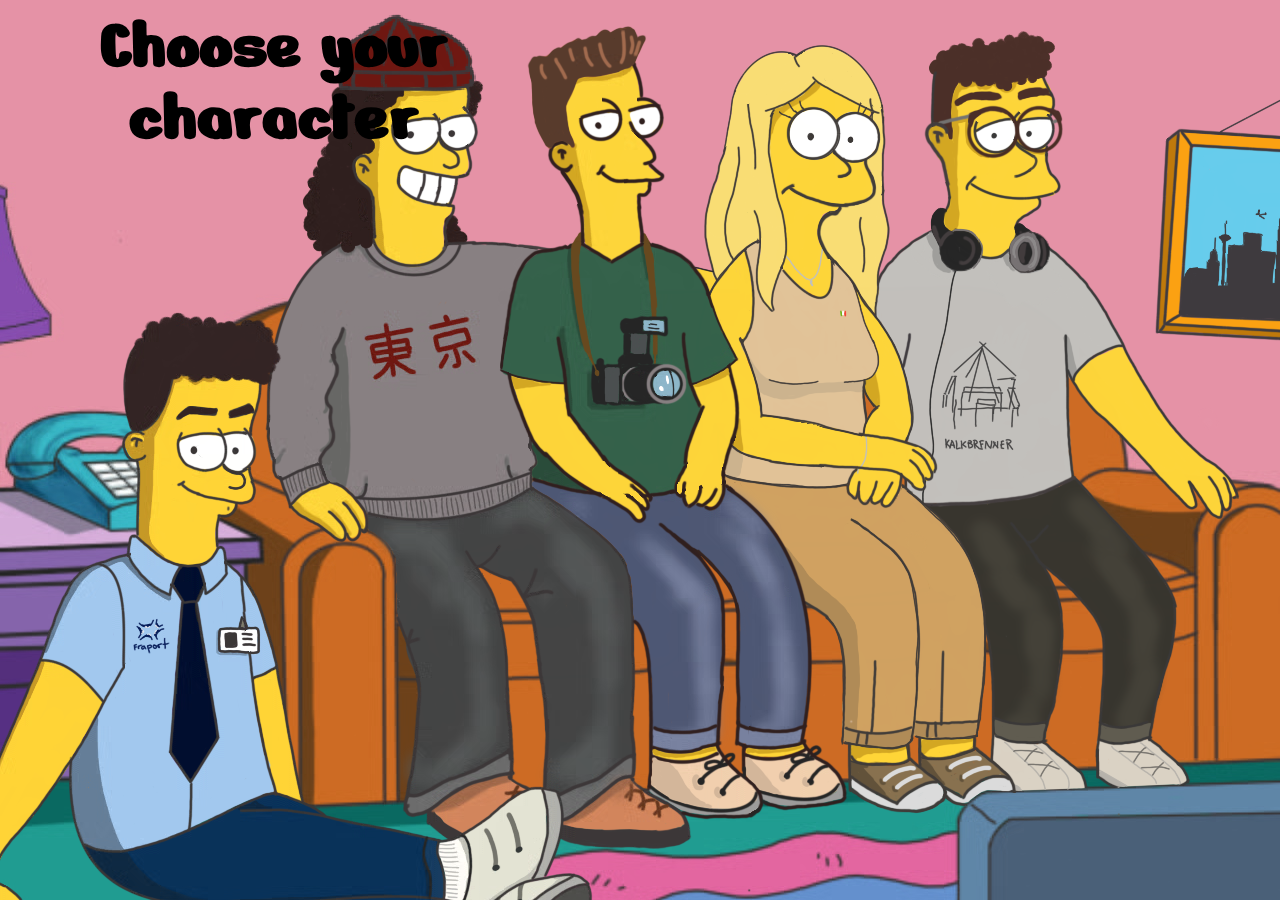
<file: index.html>
<!DOCTYPE html PUBLIC "-//W3C//DTD XHTML 1.0 Strict//EN" "http://www.w3.org/TR/xhtml1/DTD/xhtml1-strict.dtd">
<html xmlns="http://www.w3.org/1999/xhtml">
  <head>
    <meta http-equiv="Content-Type" content="text/html; charset=UTF-8" />
    <meta name="viewport" content="width=device-width, initial-scale=1.0" />
    <meta name="description" content="Gruppenseite" />
    <meta name="keywords" content="XHTML, CSS" />
    <meta
      name="author"
      content="Dimitrios Kalpakidis, Lukas Horn, Niklas Hußlein, Noah Schneider, Sonja Jaron"
    />
    <meta name="robots" content="no-index" />
    <title>Gruppenseite</title>
    <link href="favicon.ico" rel="shortcut icon" />
    <link rel="stylesheet" href="styles.css" />
    <link rel="preconnect" href="https://fonts.googleapis.com" />
    <link rel="preconnect" href="https://fonts.gstatic.com" />
    <link
      href="https://fonts.googleapis.com/css2?family=Nerko+One&amp;display=swap"
      rel="stylesheet"
    />
  </head>
  <body>
    <div id="navigation">
      <ul>
        <li><a href="niklas/index.html">Niklas</a></li>
        <li><a href="sonja/index.html">Sonja</a></li>
        <li><a href="dimi/index.html">Dimi</a></li>
        <li><a href="lukas/index.html">Lukas</a></li>
        <li><a href="noah/index.html">Noah</a></li>
      </ul>
    </div>

    <div id="simpsons-couch">
      <h1>Choose your<br />character</h1>
      <a id="niklas-link" href="niklas/index.html"></a>
      <a id="sonja-link" href="sonja/index.html"></a>
      <a id="dimi-link" href="dimi/index.html"></a>
      <a id="lukas-link" href="lukas/index.html"></a>
      <a id="noah-link" href="noah/index.html"></a>
    </div>
  </body>
</html>
</file>
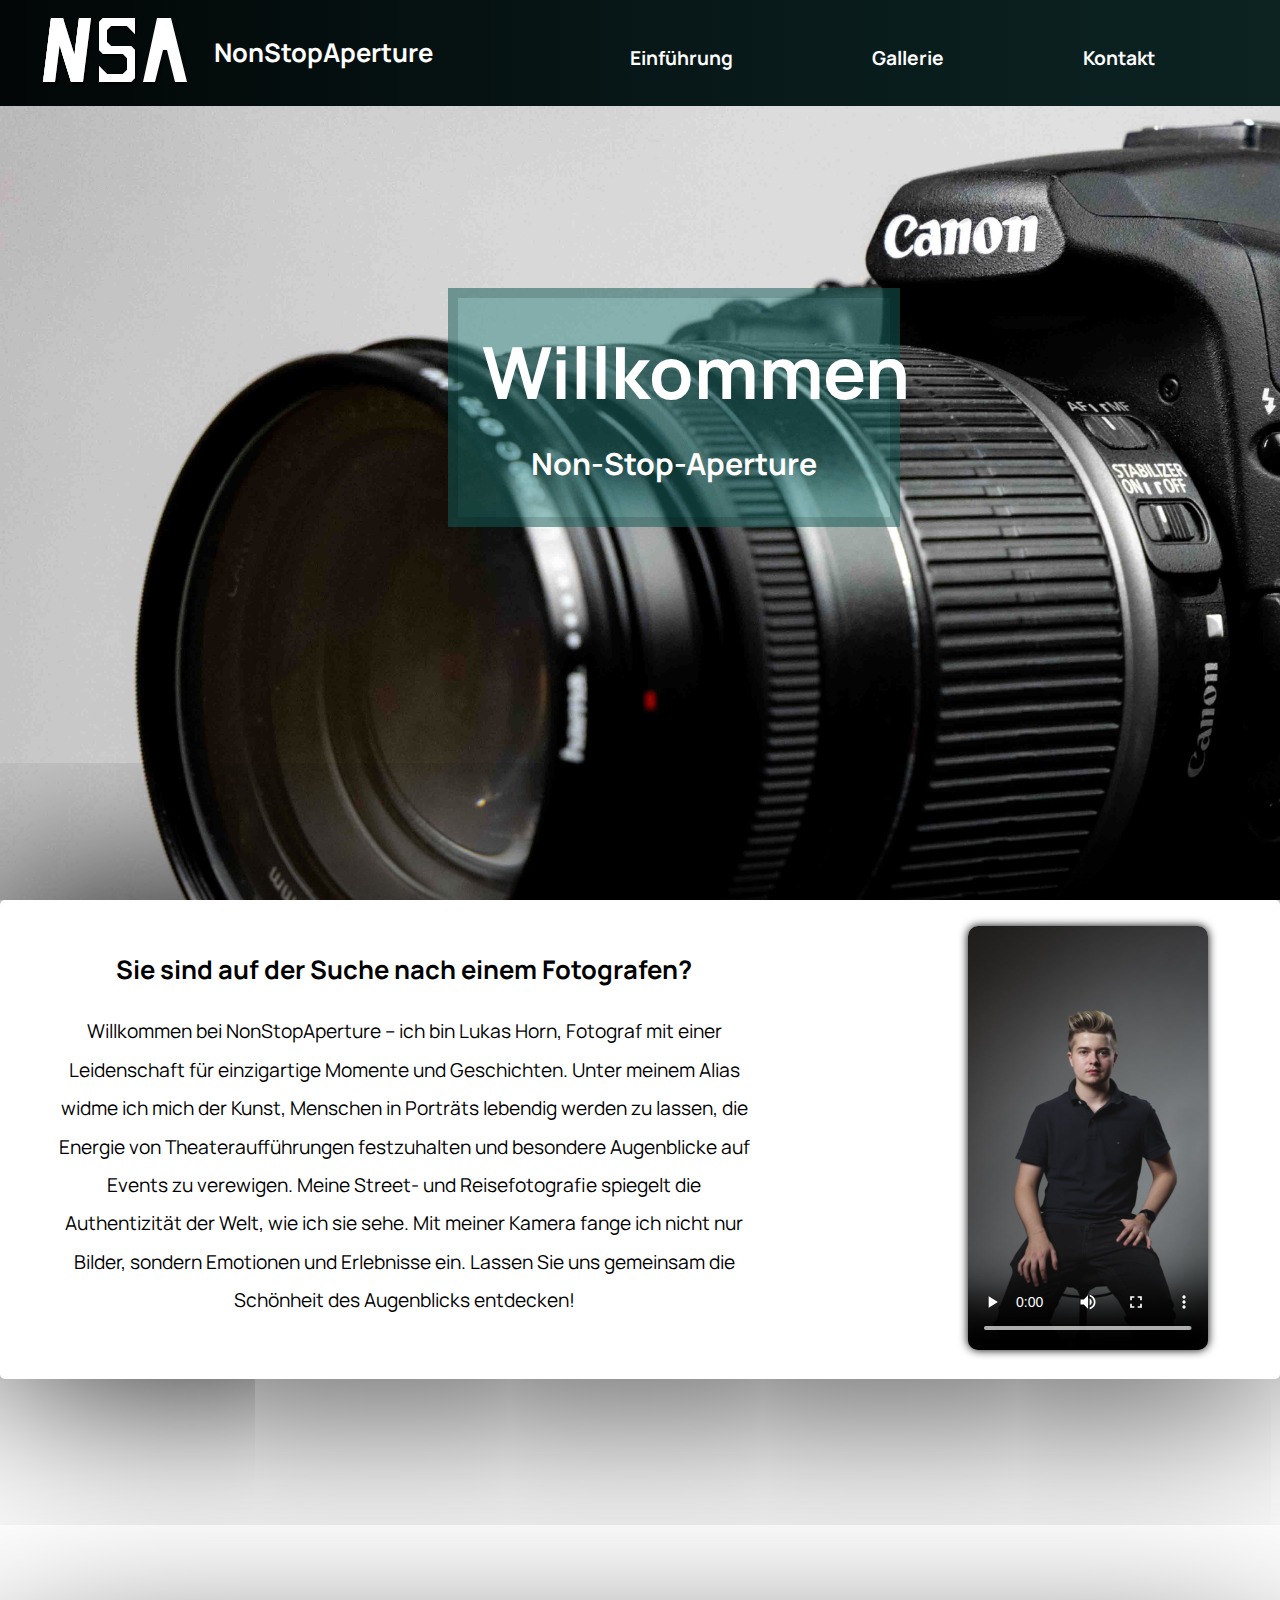
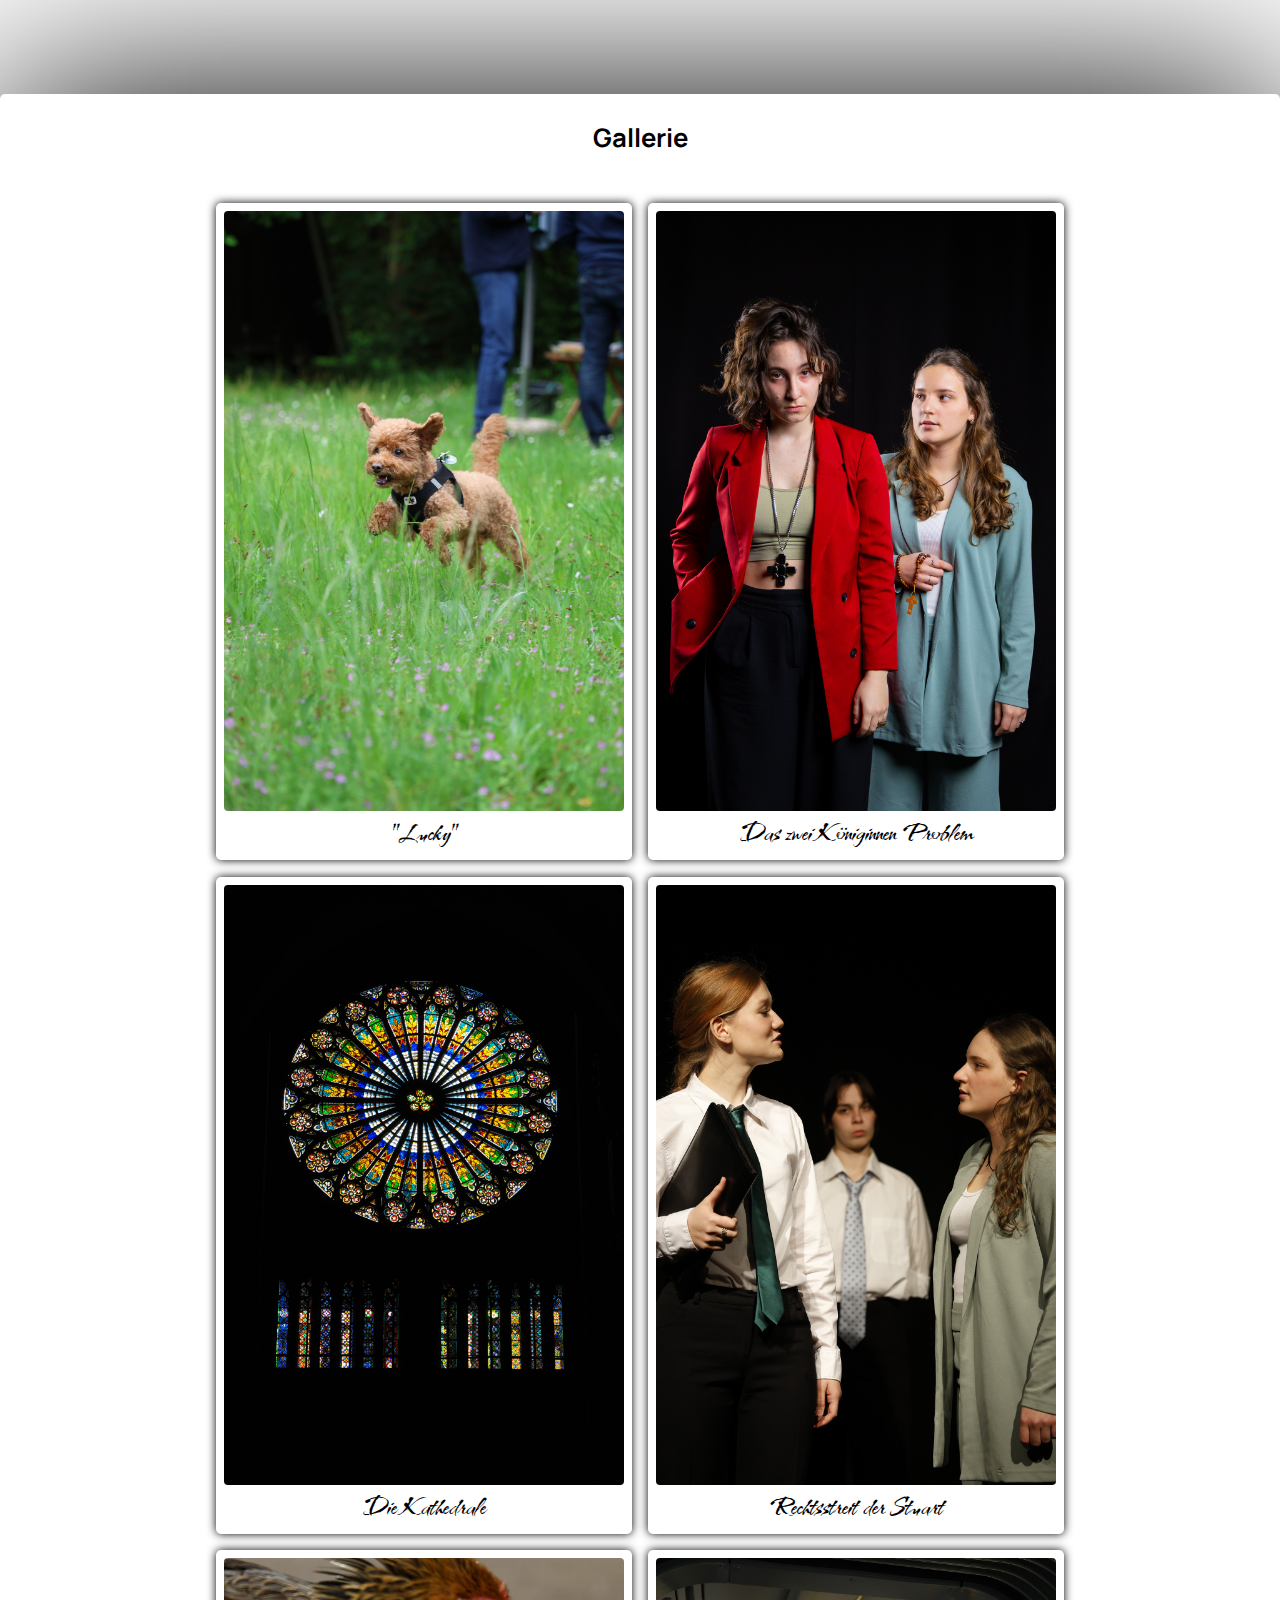
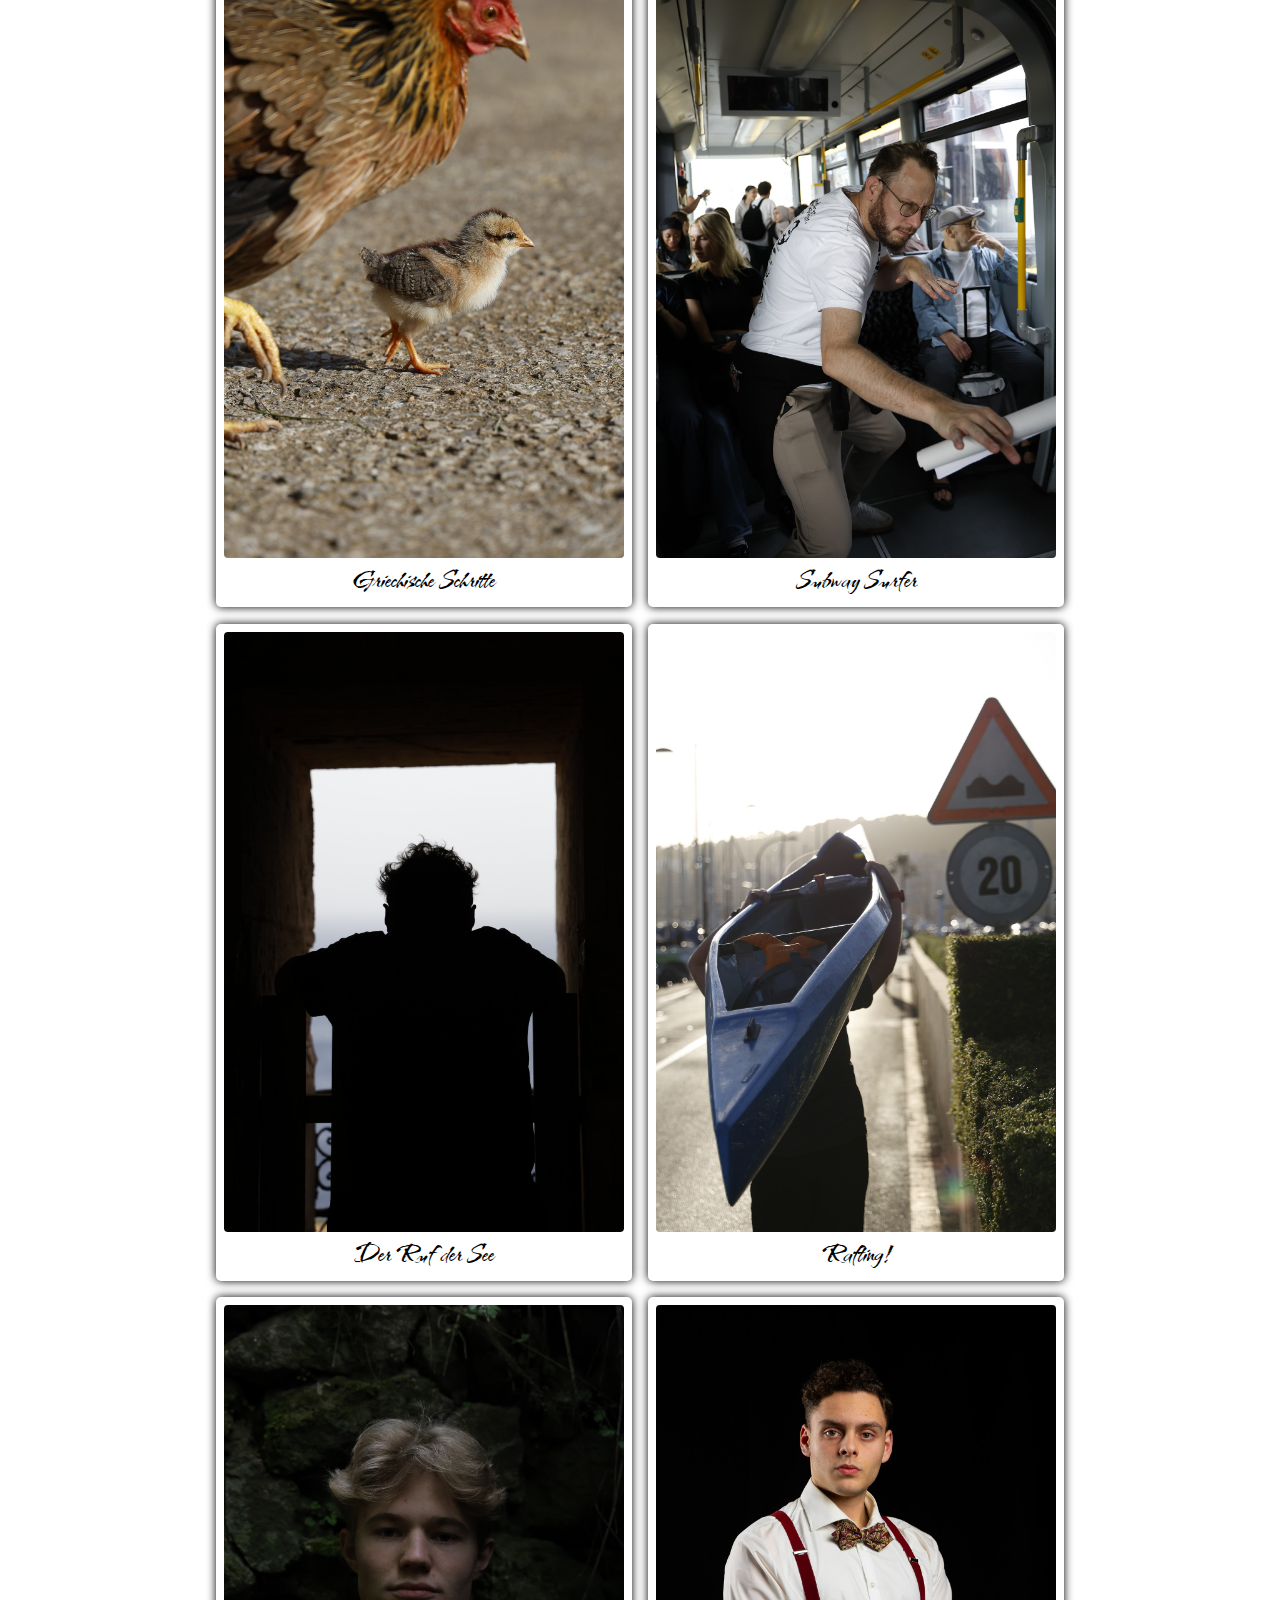
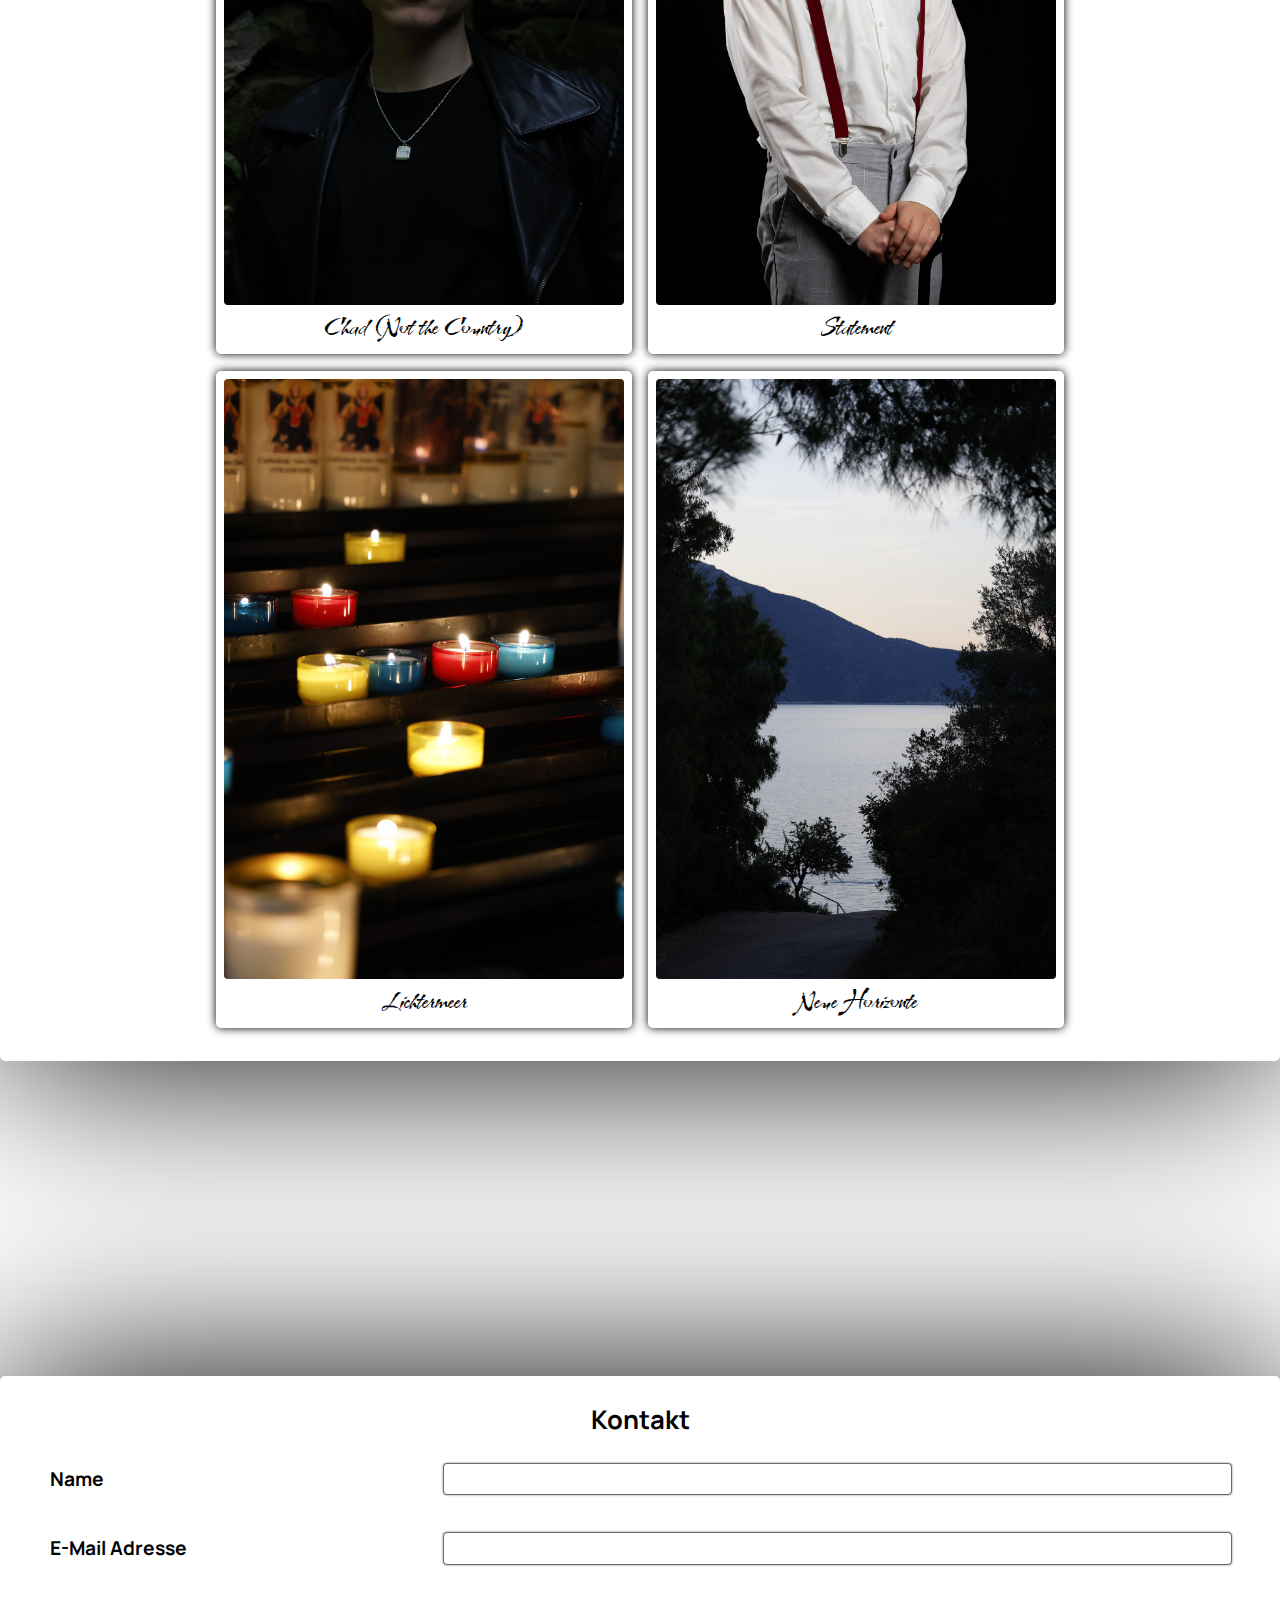
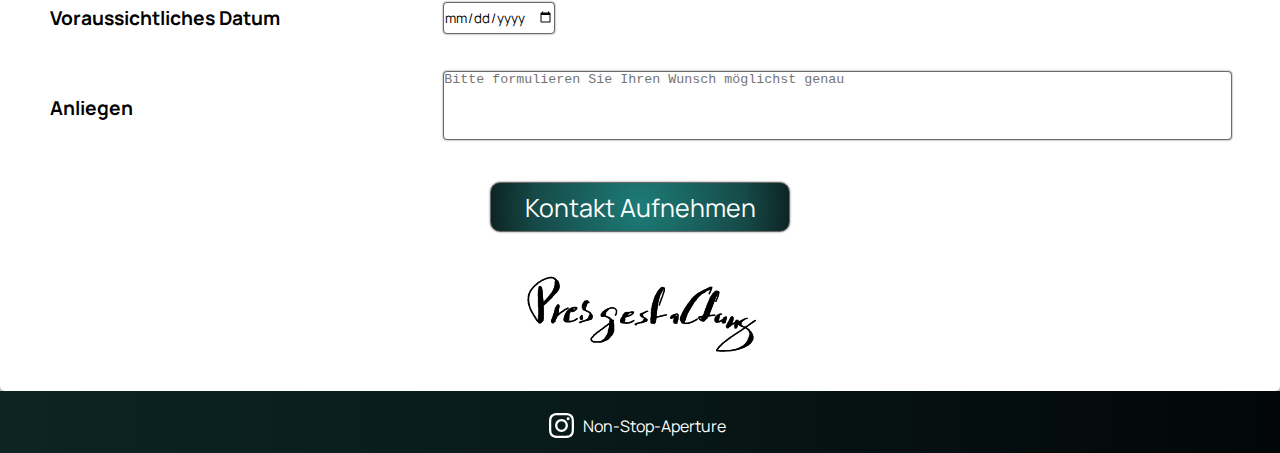
<file: lukas/index.html>
<!DOCTYPE html>
<head>
    <meta name="author" content="Lukas Horn">
    <title>NonStopAperture</title>
    <meta charset="utf-8"/>
    <link rel="preconnect" href="https://fonts.googleapis.com">
    <link rel="preconnect" href="https://fonts.gstatic.com" crossorigin>
    <link href="https://fonts.googleapis.com/css2?family=Manrope:wght@200..800&display=swap" rel="stylesheet">
    <link rel="preconnect" href="https://fonts.googleapis.com">
    <link rel="preconnect" href="https://fonts.gstatic.com" crossorigin>
    <link href="https://fonts.googleapis.com/css2?family=Kolker+Brush&display=swap" rel="stylesheet">
    <link rel="stylesheet" href="lukas_styles.css">
    <link href="assets/favicon.ico" rel="shortcut icon" />
</head>

<body>
    <nav>
        <a href="#" id="MainLogoLink">
            <canvas id="logocanvas" width="160" height="80"> Logo NonStopAperture </canvas>
            <script src="canvasscript.js"></script>
            <h1 id="headline">NonStopAperture</h1>
        </a>
        <ul>                
            <li>
                <a href="#startcontent">Einführung</a>
            </li>
            <li>
                <a href="#Gallerie">Gallerie</a>
            </li>
            <li>
                <a href="#foregroundform">Kontakt</a>
            </li>
        </ul>
        <div class="clearfix"></div>
    </nav>
    
    <div id="wrapper"> 
        <div class="background" id="backgroundImage1">
            <div id="welcome">
                <h2>Willkommen</h2>
                <h3>Non-Stop-Aperture</h3>
            </div>
        </div>
        <section class="foreground" id="startcontent">
            <div id="gridtext">
                <h2>Sie sind auf der Suche nach einem Fotografen?</h2>
                <p> Willkommen bei NonStopAperture – ich bin Lukas Horn, Fotograf mit einer Leidenschaft für einzigartige Momente und Geschichten. 
                    Unter meinem Alias widme ich mich der Kunst, Menschen in Porträts lebendig werden zu lassen, 
                    die Energie von Theateraufführungen festzuhalten und besondere Augenblicke auf Events zu verewigen. 
                    Meine Street- und Reisefotografie spiegelt die Authentizität der Welt, wie ich sie sehe. 
                    Mit meiner Kamera fange ich nicht nur Bilder, sondern Emotionen und Erlebnisse ein. 
                    Lassen Sie uns gemeinsam die Schönheit des Augenblicks entdecken!</p>
            </div>
            <div id="gridvideo">
                <video controls poster="assets/pictures/VIDEOTh_480_848_2.jpg" width="240" height="424">
                    <source src="assets/video/IntroVideo_480_848.mp4" type="video/mp4"/>
                    <source src="assets/video/IntroVideo_480_848.mov" type="video/mov"/>
                    <source src="assets/video/IntroVideo_480_848.webm" type="video/webm"/>
                </video>
            </div>
        </section>
        <div class="background" id="backgroundImage2">

        </div>
        <section class="foreground">
            <h2>Gallerie</h2>
            <div id="FlexGallerie">
                <div id="Bild1" class="GallerieObjekt">
                    <figure class="GallerieBild">
                         <img src="assets/pictures/GallerieBild_1280_1920_1.JPEG" alt="GB" height="600" width="400">
                         <figcaption>
                            "Lucky"
                         </figcaption>
                    </figure>
                </div>
                <div id="Bild2" class="GallerieObjekt">
                    <figure class="GallerieBild">
                        <img src="assets/pictures/GallerieBild_1280_1920_2.JPEG" alt="GB" height="600" width="400">
                        <figcaption>
                           Das zwei Königinnen Problem
                        </figcaption>
                   </figure>
                </div>
                <div id="Bild3" class="GallerieObjekt">
                    <figure class="GallerieBild">
                        <img src="assets/pictures/GallerieBild_1280_1920_3.JPEG" alt="GB" height="600" width="400">
                        <figcaption>
                           Die Kathedrale
                        </figcaption>
                   </figure>
                </div>
                <div id="Bild4" class="GallerieObjekt">
                    <figure class="GallerieBild">
                        <img src="assets/pictures/GallerieBild_1280_1920_4.JPEG" alt="GB" height="600" width="400">
                        <figcaption>
                           Rechtsstreit der Stuart
                        </figcaption>
                   </figure>
                </div>
                <div id="Bild5" class="GallerieObjekt">
                    <figure class="GallerieBild">
                        <img src="assets/pictures/GallerieBild_1280_1920_5.JPEG" alt="GB" height="600" width="400">
                        <figcaption>
                           Griechische Schritte
                        </figcaption>
                   </figure>
                </div>
                <div id="Bild6" class="GallerieObjekt">
                    <figure class="GallerieBild">
                        <img src="assets/pictures/GallerieBild_1280_1920_6.JPEG" alt="GB" height="600" width="400">
                        <figcaption>
                           Subway Surfer
                        </figcaption>
                   </figure>
                </div>
                <div id="Bild7" class="GallerieObjekt">
                    <figure class="GallerieBild">
                        <img src="assets/pictures/GallerieBild_1280_1920_7.JPEG" alt="GB" height="600" width="400">
                        <figcaption>
                           Der Ruf der See
                        </figcaption>
                   </figure>
                </div>
                <div id="Bild8" class="GallerieObjekt">
                    <figure class="GallerieBild">
                        <img src="assets/pictures/GallerieBild_1280_1920_8.JPEG" alt="GB" height="600" width="400">
                        <figcaption>
                           Rafting!
                        </figcaption>
                   </figure>
                </div>
                <div id="Bild9" class="GallerieObjekt">
                    <figure class="GallerieBild">
                        <img src="assets/pictures/GallerieBild_1280_1920_9.JPEG" alt="GB" height="600" width="400">
                        <figcaption>
                           Chad (Not the Country)
                        </figcaption>
                   </figure>
                </div>
                <div id="Bild10" class="GallerieObjekt">
                    <figure class="GallerieBild">
                        <img src="assets/pictures/GallerieBild_1280_1920_10.JPEG" alt="GB" height="600" width="400">
                        <figcaption>
                           Statement
                        </figcaption>
                   </figure>
                </div>
                <div id="Bild11" class="GallerieObjekt"> 
                    <figure class="GallerieBild">
                        <img src="assets/pictures/GallerieBild_1280_1920_11.JPEG" alt="GB" height="600" width="400">
                        <figcaption>
                           Lichtermeer
                        </figcaption>
                   </figure>
                </div>
                <div id="Bild12" class="GallerieObjekt">
                    <figure class="GallerieBild">
                        <img src="assets/pictures/GallerieBild_1280_1920_12.JPEG" alt="GB" height="600" width="400">
                        <figcaption>
                           Neue Horizonte
                        </figcaption>
                   </figure>
                </div>
              </div>
        </section>

        <div class="background" id="backgroundImage3">
            

        </div>
        <script>
            function play(){
                var audio = document.getElementById("submitaudio");
                audio.play()
            }
            
        </script>
        <section class="foreground" id="foregroundform">
            <h2>Kontakt</h2>
            <form>
                <div id="Kontaktformular">
                    <div id="LabelName">
                        <label>Name</label>
                    </div>
                    <div id="InputName">
                        <input type="text" class="FormInput">
                    </div>
                    <div id="LabelMail">
                        <label>E-Mail Adresse</label>
                    </div>
                    <div id="InputMail">
                        <input type="email" class="FormInput">
                    </div>
                    <div id="LabelDatum">
                        <label>Voraussichtliches Datum</label>
                    </div>
                    <div id="InputDatum">
                        <input type="date" class="FormInput">
                    </div>
                    <div id="LabelAnliegen">
                        <label>Anliegen</label>
                    </div>
                    <div id="InputAnliegen">
                        <textarea rows="10" class="FormInput" id="FormAnliegen" placeholder="Bitte formulieren Sie Ihren Wunsch möglichst genau"></textarea>
                    </div>
                    <div id="Buttons"> 
                        <input type="reset" value="Kontakt Aufnehmen" id="Kontaktaufnahme" onclick="play()"> <!-- Im Rahmen der Prüfungsleistung nicht umsetzbar / Ziel wäre eigentlich die Anfrage per Mail zu senden in diesem Fall wird das Formular nur gecleart-->
                        <audio  id="submitaudio">
                            <source src="assets/audio/Recording.mp3" type="audio/mp3">
				            <source src="assets/audio/Recording.ogg" type="audio/ogg">	
                            <source src="assets/audio/Recording.wav" type="audio/wav">	
                        </audio>
                    </div>
                </div>
            </form>
            <a href="assets/PDF/Preisgestaltung_NonStopAperture.pdf" download><img id="DownloadPDF" src="assets/SVG/svg_PDF_Download.svg" alt="Preisgestaltung" width="300" height="100"/></a>
        </section>

    </div>
    <footer>
        <a href="https://www.instagram.com/nonstopaperture"><img id="footer_INSTAGRAM" src="assets/SVG/Instagram_Glyph_White.svg" alt="Logo Instagram" width="25" height="25"/>  Non-Stop-Aperture</a>
    </footer>

</body>
</file>
<file: styles.css>
body {
  position: fixed;
  top: 0;
  left: 0;
  height: 100%;
  width: 100%;
  margin: 0;
  padding: 0;
}

#navigation {
  display: none;
}

h1 {
  position: absolute;
  margin: 0;
  top: 10px;
  left: 100px;
  font-family: "Nerko One", Arial, serif;
  font-size: 4.5em;
  text-align: center;
  line-height: 1;
}

#simpsons-couch {
  position: relative;
  background: url(assets/pictures/simpsons_couch_1920x1080.png) no-repeat center
    center;
  width: 100%;
  height: 100%;
}

#niklas-link,
#sonja-link,
#dimi-link,
#lukas-link,
#noah-link {
  position: absolute;
  height: 150px;
  width: 150px;
}

#niklas-link {
  top: 75px;
  right: 525px;
}

#sonja-link {
  top: 100px;
  right: 700px;
}

#dimi-link {
  top: 100px;
  left: 675px;
}

#lukas-link {
  top: 75px;
  left: 850px;
}

#noah-link {
  top: 400px;
  left: 450px;
}
</file>
<file: lukas/lukas_styles.css>
/*Base Farben

nach Paletton
darkest       RGB 020606
dark          RGB 0C2423
BASE:         RGB 164A48
light         RGB 1D7C78
ligthest      RGB 1FCBC4

/* Reset */
*{
	padding:0;
	margin:0;
}
/*Allgemeines*/
html {
  scroll-behavior: smooth;
  scroll-padding-top: 106px;
}
body {
  background-color:#FFF;
}

/* Element-selectors */
h1, h2, h3, p, label, a, input{
  font-family: "Manrope", sans-serif;
}

h1{
  font-size:1.6em;
  margin-bottom: 1em;
  font-weight: bold;
}
  
h2{
  font-size:1.4em;
  margin-bottom: 1em;
}
  
h3{
  font-size:1.2em;
  margin-bottom: 1em;
}

p{
  font-size: 1.2em;
  line-height: 2em;
  margin-bottom: 0.4em;
}

a{
  text-decoration:none;
}
a:link{
  color:#fff;
}
a:visited{
  color:#fff;
}

figcaption{
  font-size: 2.1em;
  font-weight: 550;
  font-family: "Kolker Brush", cursive;
}

nav { 
  background: #020606;
  background: linear-gradient(90deg,#020606 0%, #091b1b 60%, #0C2423 100%);
  color: #FFF;
  padding: 35px;
  position: fixed;
  top: 0;
  z-index: 1;
  width: 100%;
  height: 4vh;
}

nav ul{
  padding-top: 10px; 
  text-align: right;
  margin-right: 10em;
}

nav li{
  list-style-type: none;
  display: inline;
  margin-left: 7em;
  font-size: 1.2em;
  font-weight: bold;
}

section{
  padding-bottom: 15px;
}

footer{
  text-align: center;
  padding: 1em;
  background: #020606;
  color: #FFF;
  background: linear-gradient(270deg,#020606 0%, #091b1b 60%, #0C2423 100%);
}

footer img{
  position: relative;
  top: 6px;
  right: 6px;
}

/* Class-selectors */

.background{
  background-attachment: fixed; 
  background-repeat: no-repeat;
  background-size: cover;
}

.foreground{
  background-color: rgba(255, 255, 255, 1);
  padding: 2% 50px;
  box-shadow: 0px 0 200px #000;
  border-radius: 5px;
  text-align: center;
}

.foreground h1 {
  font-size: 2.4em;
}

.foreground h2 {
  font-size: 1.6em;
}

.GallerieObjekt{
  width: 416px;
  margin: 0.7%;
  transition: transform 2s;
}

.GallerieBild{
  box-shadow: 0px 0px 10px #000;
  border-radius: 5px;
  padding: 8px;
}

.GallerieObjekt img{
  height: 100%;
  width: 100%;
  object-fit: cover;
  border-radius: 4px;
}

.GallerieObjekt :hover{
  background-color: #FFF;
  transform: scale(1.1);
}

.GallerieObjekt img:hover{
  transform: scale(1);
}

.FormInput{
  width: 100%;
  height: 2.3em;
  border-radius: 4px;
  border: #6d6a6a solid 1px;
  box-shadow: 0 0 2px #6d6a6a;
}

/* ID-selectors*/

  /*Navigation*/

#logocanvas{
  margin-top: -25px;
  float: left;
  margin-right:1.2em ;
}

#headline{
  float: left;
}

  /*Wrapper*/

#wrapper{
  margin-top: 0;
  width: 100%;
}

  /*Wilkommenssektion*/

#backgroundImage1{
  background-image: url("assets/pictures/Hintergrund1_1747_1280.jpg");
  height: 100vh;
}

#welcome{
  background-color: rgba(29, 124, 120, 45%);
  border: 10px solid rgba(2, 6, 5, 15%);
  width: 30%;
  position: absolute;
  left: 35%;
  top: 32%;
  color: #fff;
  font-weight: bold;
  text-align: center;
  padding: 1.5em;
}

#welcome h2{
  font-size: 4.5em;
  margin-bottom: 0.3em;
}

#welcome h3{
  font-size: 1.9em;
  margin-bottom: 0.3em;
}

  /*Erste Sektion Inhalt Willkommen*/

#startcontent{ 
  display: grid; 
  grid-template-columns: 1fr 1fr 1fr 1fr 1fr; 
  grid-template-rows: 1fr; 
  gap: 0px 0px; 
  align-items: center;
  justify-items: center;
  grid-template-areas: 
    "Text Text Text Video Video"; 
}

#gridtext{
  grid-area: Text;
  max-width: 1500px;
}

#gridvideo{
  grid-area: Video;
  margin-left: 40%; 
}

#gridvideo video{
  border-radius: 10px;
  box-shadow: 0px 0px 10px #000;
}

  /*Trennsektion 1*/

#backgroundImage2{
  background-image: url("assets/pictures/Hintergrund2_1280_779.JPEG");
  height: 35vh;
}

  /*Galleriesektion*/

#FlexGallerie {  
  margin-top: 40px;
  display: flex;
  flex-wrap: wrap;
  justify-content: center;
}

  /*Trennsektion 2*/

#backgroundImage3{
  background-image: url("assets/pictures/Hintergrund3_1280_957.JPEG");
  height: 35vh;
}

  /*Kontaktsektion*/

#Kontaktformular {  
  display: grid;
  grid-template-columns: 1fr 1fr 1fr;
  grid-template-rows: 1fr 1fr 1fr 1fr 1fr;
  gap: 10% 0px;
  grid-auto-flow: row;
  justify-content: start;
  justify-items: stretch;
  grid-template-areas:
    "LabelName InputName InputName"
    "LabelMail InputMail InputMail"
    "LabelDatum InputDatum InputDatum"
    "LabelAnliegen InputAnliegen InputAnliegen"
    "Buttons Buttons Buttons";
  align-items: center;
  font-size: larger;
  text-align: left;
  font-weight: bold;
}

#Kontaktaufnahme{ /*form*/
  border: #6d6a6a solid 1px;
  box-shadow: 0 0 2px #6d6a6a;
  border-radius: 10px;
  background: radial-gradient(circle,  #1D7C78 0%, #164A48 70%, #0C2423 100%);
  color: #FFF;
  width: 300px;
  height: 50px;
  font-size: 1.3em;
}

    /*Form Funktionalität*/

#FormAnliegen{ /*Inputs*/
  height: 5em;
  resize: none;
}

#LabelName { 
  grid-area: LabelName; 
}

#DownloadPDF{
  margin-top: 30px;
}

    /*Grid Zuordnung [Basis: grid.layoutit.com]*/
#InputName { 
  grid-area: InputName; 
}

#LabelMail { 
  grid-area: LabelMail; 
}

#InputMail { 
  grid-area: InputMail; 
}

#LabelDatum { 
  grid-area: LabelDatum; 
}

#InputDatum { 
  grid-area: InputDatum;
  width: 110px; 
}

#LabelAnliegen { 
  grid-area: LabelAnliegen; 
}

#InputAnliegen { 
  grid-area: InputAnliegen; 
}

#Buttons { 
  grid-area: Buttons; 
  justify-self: center;
}
</file>
